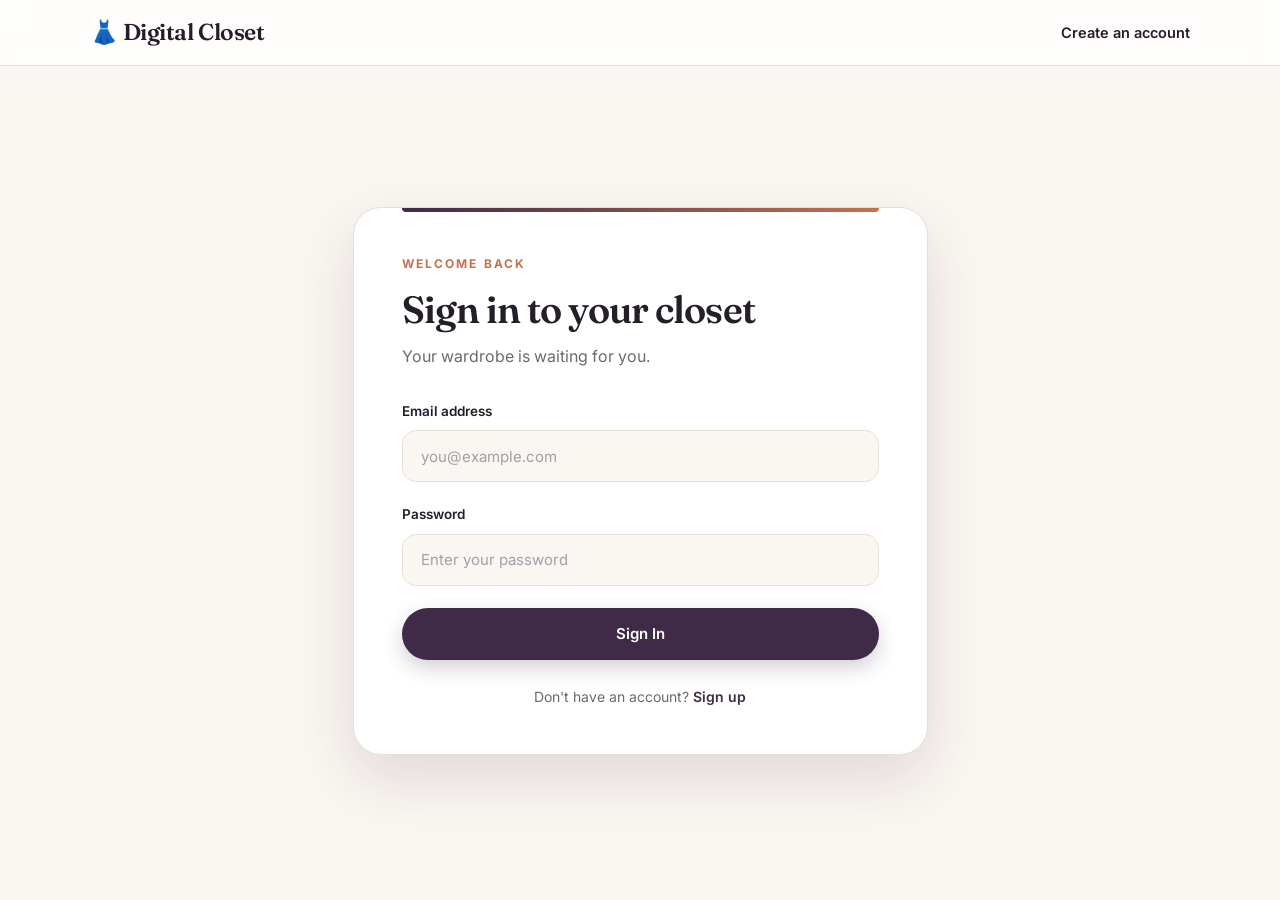
<file: index.html>
<!DOCTYPE html>
<html lang="en">

<head>
    <meta charset="UTF-8">
    <meta name="viewport" content="width=device-width, initial-scale=1.0">

    <title>Digital Closet</title>

    <link rel="stylesheet" href="css/style.css">
</head>

<body>

    <!-- Navigation -->
    <header class="navbar">
        <div class="logo">
            👗 Digital Closet
        </div>

        <nav>
            <a href="#" id="wardrobeLink" class="active">
                Wardrobe
            </a>

            <a href="#" id="favoritesLink">
                Favorites
            </a>
            <a href="index.html?view=archived" id="archivedLink">
                Archived
            </a>
            <a href="outfits.html">
                Outfits
            </a>
            <a href="add-item.html" class="primary-btn">
                + Add Clothing
            </a>
            <span id="currentUserName" class="user-greeting"></span>
            <button
                type="button"
                id="logoutBtn"
                class="logout-btn"
            >
                Logout
            </button>
        </nav>

        <button class="theme-btn" id="themeBtn">
            ☾
        </button>

    </header>


    <main>

        <!-- Hero Section -->
        <section class="hero">

            <div>
                <p class="subtitle">MY DIGITAL WARDROBE</p>

                <h1>
                    Your Style,<br>
                    <span>Organized.</span>
                </h1>

                <p class="hero-text">
                    Keep track of your favorite clothes,
                    organize your wardrobe and create
                    outfits effortlessly.
                </p>

                <button class="primary-btn" id="addItemBtn">
                    + Add Clothing
                </button>
            </div>

        </section>


        <!-- Statistics -->
        <section class="stats">

            <div class="stat-card">
                <div class="stat-icon">👕</div>

                <div>
                    <h2 id="totalItems">0</h2>
                    <p>Total Items</p>
                </div>
            </div>


            <div class="stat-card">
                <div class="stat-icon">✨</div>

                <div>
                    <h2 id="totalOutfits">0</h2>
                    <p>Outfits</p>
                </div>
            </div>


            <div class="stat-card">
                <div class="stat-icon">♡</div>

                <div>
                    <h2 id="totalFavorites">0</h2>
                    <p>Favorites</p>
                </div>
            </div>

        </section>


        <!-- Wardrobe -->
        <section class="wardrobe" id="wardrobeSection">

            <div class="section-heading">

                <div>
                    <p class="subtitle">YOUR COLLECTION</p>
                    <h2>My Wardrobe</h2>
                </div>

                <input
                    type="search"
                    id="searchInput"
                    placeholder="Search clothing..."
                >

            </div>


            <!-- Category filters and sorting -->
            <div class="filter-row">

                <div class="filters">

                    <button
                        class="filter-btn active"
                        data-category="All"
                        type="button"
                    >
                        All
                    </button>

                    <button
                        class="filter-btn"
                        data-category="Tops"
                        type="button"
                    >
                        Tops
                    </button>

                    <button
                        class="filter-btn"
                        data-category="Bottoms"
                        type="button"
                    >
                        Bottoms
                    </button>

                    <button
                        class="filter-btn"
                        data-category="Dresses"
                        type="button"
                    >
                        Dresses
                    </button>

                    <button
                        class="filter-btn"
                        data-category="Shoes"
                        type="button"
                    >
                        Shoes
                    </button>

                    <button
                        class="filter-btn"
                        data-category="Accessories"
                        type="button"
                    >
                        Accessories
                    </button>

                    <button
                        class="filter-btn"
                        data-category="Outerwear"
                        type="button"
                    >
                        Outerwear
                    </button>

                </div>

                <div class="sort-control">

                    <label for="sortSelect">Sort by</label>

                    <select id="sortSelect">

                        <option value="newest">
                            Newest First
                        </option>

                        <option value="oldest">
                            Oldest First
                        </option>

                        <option value="name-asc">
                            Name A → Z
                        </option>

                        <option value="name-desc">
                            Name Z → A
                        </option>

                    </select>

                </div>

            </div>


            <!-- Clothing cards -->
            <div
                id="clothingContainer"
                class="clothing-grid">

                <div class="empty-state">

                    <div class="empty-icon">
                        👗
                    </div>

                    <h3>Your wardrobe is empty</h3>

                    <p>
                        Add your first clothing item
                        to get started.
                    </p>

                    <button class="primary-btn">
                        + Add Clothing
                    </button>

                </div>

            </div>

        </section>

    </main>


    <!-- Footer -->
    <footer>

        <p>
            © 2026 Digital Closet
        </p>

    </footer>

    <script src="js/auth.js"></script>
    <script src="js/storage.js"></script>
    <script src="js/app.js"></script>

</body>

</html>
</file>
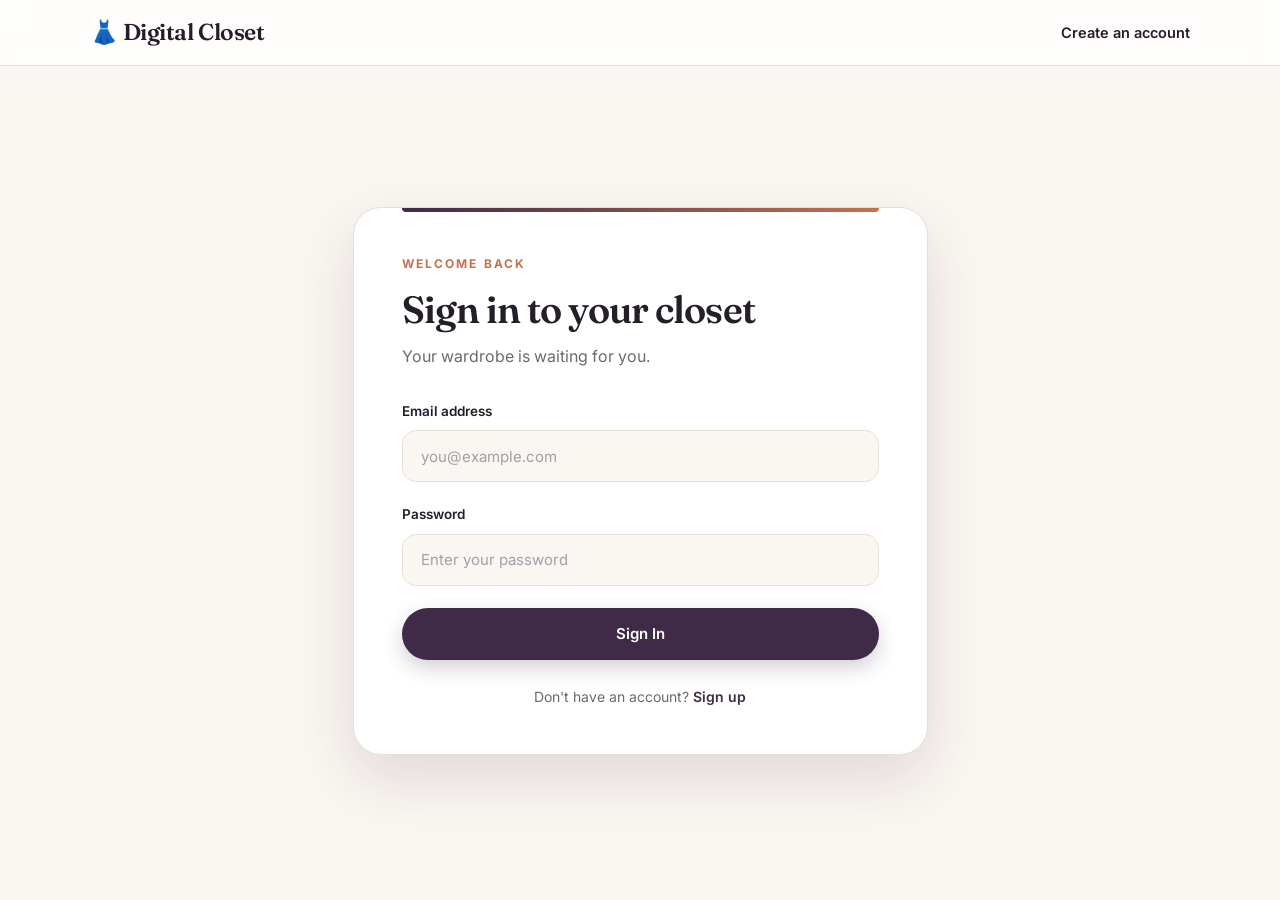
<file: add-item.html>
<!DOCTYPE html>
<html lang="en">

<head>

    <meta charset="UTF-8">

    <meta
        name="viewport"
        content="width=device-width, initial-scale=1.0"
    >

    <title>Add Clothing | Digital Closet</title>

    <link
        rel="stylesheet"
        href="css/style.css"
    >

</head>


<body>

    <!-- Navigation -->

    <header class="navbar">

        <a href="index.html" class="logo">
            👗 Digital Closet
        </a>

        <nav>
            <a href="index.html?view=wardrobe">
                Wardrobe
            </a>

            <a href="index.html?view=favorites">
                Favorites
            </a>

            <a href="outfits.html">
                Outfits
            </a>

            <span id="currentUserName" class="user-greeting"></span>

            <button
                type="button"
                id="logoutBtn"
                class="logout-btn"
            >
                Logout
            </button>
        </nav>

        <button
            class="theme-btn"
            id="themeBtn"
            type="button"
        >
            ☾
        </button>

    </header>


    <main>

        <!-- Page heading -->

        <section class="form-header">

            <a
                href="index.html"
                class="back-link"
            >
                ← Back to Wardrobe
            </a>

            <p class="subtitle">
                ADD TO YOUR COLLECTION
            </p>

            <h1 id="formTitle">
                Add Clothing
            </h1>

            <p id="formDescription">
                Add a new item to your digital wardrobe.
            </p>

        </section>


        <!-- Form -->

        <section class="form-layout">


            <!-- Image preview -->

            <div class="image-panel">

                <div class="image-preview">

                    <div
                        id="imagePreview"
                        class="preview-placeholder"
                    >

                        <span>
                            👕
                        </span>

                        <p>
                            Clothing Preview
                        </p>

                    </div>

                </div>


                <label
                    for="clothingImage"
                    class="upload-label"
                >
                    + Add Image
                </label>

                <input
                    type="file"
                    id="clothingImage"
                    accept="image/*"
                    hidden
                >


                <p class="image-note">
                    Optional. JPG, PNG or WebP.
                </p>

            </div>


            <!-- Details form -->

            <div class="form-card">

                <form id="clothingForm">


                    <!-- Name -->

                    <div class="form-group">

                        <label for="clothingName">
                            Clothing Name
                        </label>

                        <input
                            type="text"
                            id="clothingName"
                            name="clothingName"
                            placeholder="e.g. White Oversized T-Shirt"
                            required
                        >

                        <small class="error-message"></small>

                    </div>


                    <!-- Category -->

                    <div class="form-group">

                        <label for="category">
                            Category
                        </label>

                        <select
                            id="category"
                            name="category"
                            required
                        >

                            <option value="">
                                Select category
                            </option>

                            <option value="Tops">
                                Tops
                            </option>

                            <option value="Bottoms">
                                Bottoms
                            </option>

                            <option value="Dresses">
                                Dresses
                            </option>

                            <option value="Shoes">
                                Shoes
                            </option>

                            <option value="Accessories">
                                Accessories
                            </option>

                            <option value="Outerwear">
                                Outerwear
                            </option>

                        </select>

                    </div>


                    <!-- Color -->

                    <div class="form-group">

                        <label for="color">
                            Color
                        </label>

                        <input
                            type="text"
                            id="color"
                            name="color"
                            placeholder="e.g. White"
                            required
                        >

                    </div>


                    <!-- Season -->

                    <div class="form-group">

                        <label for="season">
                            Season
                        </label>

                        <select
                            id="season"
                            name="season"
                            required
                        >

                            <option value="">
                                Select season
                            </option>

                            <option value="Spring">
                                Spring
                            </option>

                            <option value="Summer">
                                Summer
                            </option>

                            <option value="Autumn">
                                Autumn
                            </option>

                            <option value="Winter">
                                Winter
                            </option>

                            <option value="All Season">
                                All Season
                            </option>

                        </select>

                    </div>


                    <!-- Occasion -->

                    <div class="form-group">

                        <label for="occasion">
                            Occasion
                        </label>

                        <select
                            id="occasion"
                            name="occasion"
                            required
                        >

                            <option value="">
                                Select occasion
                            </option>

                            <option value="Casual">
                                Casual
                            </option>

                            <option value="Formal">
                                Formal
                            </option>

                            <option value="Party">
                                Party
                            </option>

                            <option value="College">
                                College
                            </option>

                            <option value="Sports">
                                Sports
                            </option>

                        </select>

                    </div>


                    <!-- Size -->

                    <div class="form-group">

                        <label for="size">
                            Size
                        </label>

                        <select
                            id="size"
                            name="size"
                            required
                        >

                            <option value="">
                                Select size
                            </option>

                            <option value="XS">
                                XS
                            </option>

                            <option value="S">
                                S
                            </option>

                            <option value="M">
                                M
                            </option>

                            <option value="L">
                                L
                            </option>

                            <option value="XL">
                                XL
                            </option>

                            <option value="XXL">
                                XXL
                            </option>

                        </select>

                    </div>


                    <!-- Favorite -->

                    <label class="favorite-option">

                        <input
                            type="checkbox"
                            id="favorite"
                        >

                        <span>
                            ♡
                        </span>

                        Add to favorites

                    </label>


                    <!-- Form actions -->

                    <div class="form-actions">

                        <a
                            href="index.html"
                            class="secondary-btn"
                        >
                            Cancel
                        </a>

                        <button
                            type="submit"
                            class="primary-btn"
                            id="submitBtn"
                        >
                            Save Clothing
                        </button>

                    </div>

                </form>

            </div>

        </section>

    </main>


    <footer>

        <p>
            © 2026 Digital Closet
        </p>

    </footer>

    <script src="js/auth.js"></script>
    <script src="js/storage.js"></script>
    <script src="js/form.js"></script>

</body>

</html>
</file>
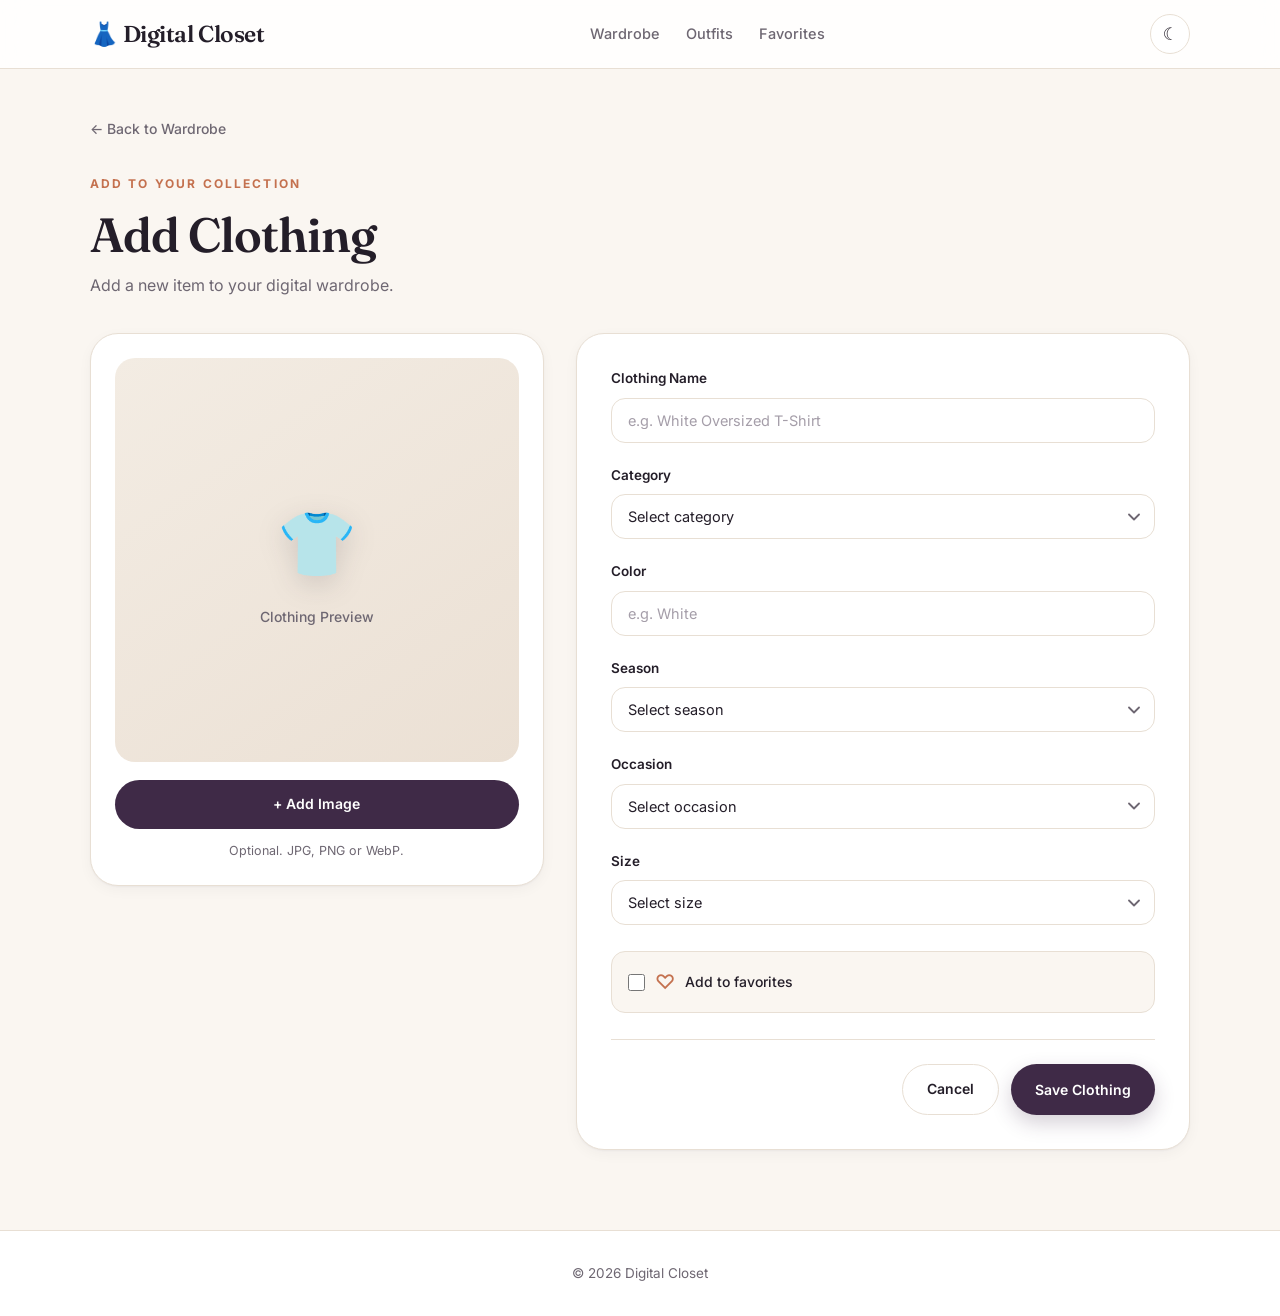
<file: add_item.html>
<!DOCTYPE html>
<html lang="en">

<head>

    <meta charset="UTF-8">

    <meta
        name="viewport"
        content="width=device-width, initial-scale=1.0"
    >

    <title>Add Clothing | Digital Closet</title>

    <link
        rel="stylesheet"
        href="css/style.css"
    >

</head>


<body>

    <!-- Navigation -->

    <header class="navbar">

        <a href="index.html" class="logo">
            👗 Digital Closet
        </a>


        <nav>

            <a href="index.html">
                Wardrobe
            </a>

            <a href="#">
                Outfits
            </a>

            <a href="#">
                Favorites
            </a>

        </nav>


        <button
            class="theme-btn"
            id="themeBtn"
            type="button"
        >
            ☾
        </button>

    </header>


    <main>

        <!-- Page heading -->

        <section class="form-header">

            <a
                href="index.html"
                class="back-link"
            >
                ← Back to Wardrobe
            </a>

            <p class="subtitle">
                ADD TO YOUR COLLECTION
            </p>

            <h1>
                Add Clothing
            </h1>

            <p>
                Add a new item to your digital wardrobe.
            </p>

        </section>


        <!-- Form -->

        <section class="form-layout">


            <!-- Image preview -->

            <div class="image-panel">

                <div class="image-preview">

                    <div
                        id="imagePreview"
                        class="preview-placeholder"
                    >

                        <span>
                            👕
                        </span>

                        <p>
                            Clothing Preview
                        </p>

                    </div>

                </div>


                <label
                    for="clothingImage"
                    class="upload-label"
                >
                    + Add Image
                </label>

                <input
                    type="file"
                    id="clothingImage"
                    accept="image/*"
                    hidden
                >


                <p class="image-note">
                    Optional. JPG, PNG or WebP.
                </p>

            </div>


            <!-- Details form -->

            <div class="form-card">

                <form id="clothingForm">


                    <!-- Name -->

                    <div class="form-group">

                        <label for="clothingName">
                            Clothing Name
                        </label>

                        <input
                            type="text"
                            id="clothingName"
                            name="clothingName"
                            placeholder="e.g. White Oversized T-Shirt"
                            required
                        >

                        <small class="error-message"></small>

                    </div>


                    <!-- Category -->

                    <div class="form-group">

                        <label for="category">
                            Category
                        </label>

                        <select
                            id="category"
                            name="category"
                            required
                        >

                            <option value="">
                                Select category
                            </option>

                            <option value="Tops">
                                Tops
                            </option>

                            <option value="Bottoms">
                                Bottoms
                            </option>

                            <option value="Dresses">
                                Dresses
                            </option>

                            <option value="Shoes">
                                Shoes
                            </option>

                            <option value="Accessories">
                                Accessories
                            </option>

                            <option value="Outerwear">
                                Outerwear
                            </option>

                        </select>

                    </div>


                    <!-- Color -->

                    <div class="form-group">

                        <label for="color">
                            Color
                        </label>

                        <input
                            type="text"
                            id="color"
                            name="color"
                            placeholder="e.g. White"
                            required
                        >

                    </div>


                    <!-- Season -->

                    <div class="form-group">

                        <label for="season">
                            Season
                        </label>

                        <select
                            id="season"
                            name="season"
                            required
                        >

                            <option value="">
                                Select season
                            </option>

                            <option value="Spring">
                                Spring
                            </option>

                            <option value="Summer">
                                Summer
                            </option>

                            <option value="Autumn">
                                Autumn
                            </option>

                            <option value="Winter">
                                Winter
                            </option>

                            <option value="All Season">
                                All Season
                            </option>

                        </select>

                    </div>


                    <!-- Occasion -->

                    <div class="form-group">

                        <label for="occasion">
                            Occasion
                        </label>

                        <select
                            id="occasion"
                            name="occasion"
                            required
                        >

                            <option value="">
                                Select occasion
                            </option>

                            <option value="Casual">
                                Casual
                            </option>

                            <option value="Formal">
                                Formal
                            </option>

                            <option value="Party">
                                Party
                            </option>

                            <option value="College">
                                College
                            </option>

                            <option value="Sports">
                                Sports
                            </option>

                        </select>

                    </div>


                    <!-- Size -->

                    <div class="form-group">

                        <label for="size">
                            Size
                        </label>

                        <select
                            id="size"
                            name="size"
                            required
                        >

                            <option value="">
                                Select size
                            </option>

                            <option value="XS">
                                XS
                            </option>

                            <option value="S">
                                S
                            </option>

                            <option value="M">
                                M
                            </option>

                            <option value="L">
                                L
                            </option>

                            <option value="XL">
                                XL
                            </option>

                            <option value="XXL">
                                XXL
                            </option>

                        </select>

                    </div>


                    <!-- Favorite -->

                    <label class="favorite-option">

                        <input
                            type="checkbox"
                            id="favorite"
                        >

                        <span>
                            ♡
                        </span>

                        Add to favorites

                    </label>


                    <!-- Form actions -->

                    <div class="form-actions">

                        <a
                            href="index.html"
                            class="secondary-btn"
                        >
                            Cancel
                        </a>

                        <button
                            type="submit"
                            class="primary-btn"
                        >
                            Save Clothing
                        </button>

                    </div>

                </form>

            </div>

        </section>

    </main>


    <footer>

        <p>
            © 2026 Digital Closet
        </p>

    </footer>


    <script src="js/app.js"></script>

</body>

</html>
</file>
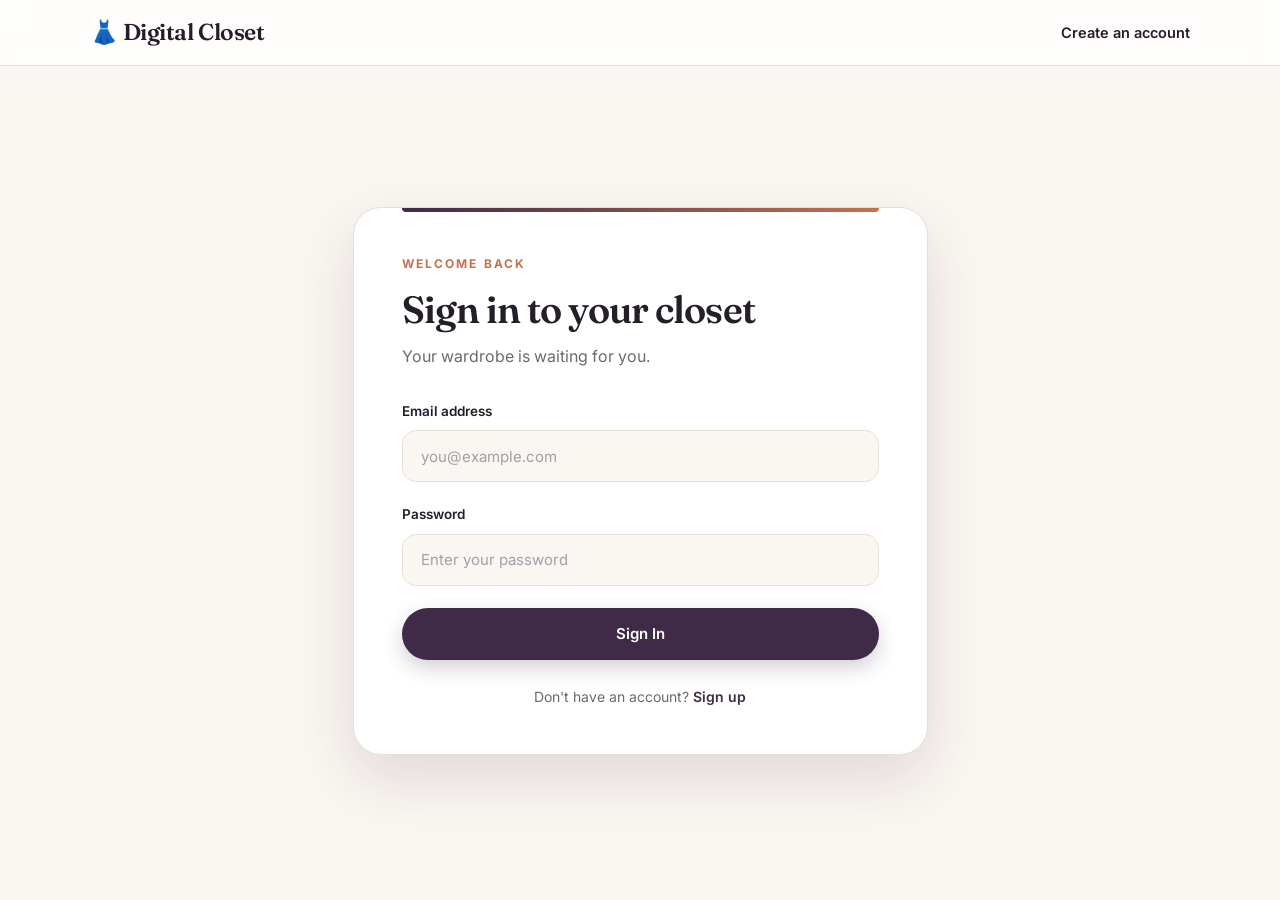
<file: login.html>
<!DOCTYPE html>
<html lang="en">

<head>
    <meta charset="UTF-8">
    <meta name="viewport" content="width=device-width, initial-scale=1.0">

    <title>Login | Digital Closet</title>

    <link rel="stylesheet" href="css/style.css">
</head>

<body>

    <header class="navbar">
        <div class="logo">
            👗 Digital Closet
        </div>

        <a href="signup.html">Create an account</a>
    </header>

    <main class="auth-page">

        <section class="auth-card">

            <p class="subtitle">WELCOME BACK</p>

            <h1>Sign in to your closet</h1>

            <p class="auth-description">
                Your wardrobe is waiting for you.
            </p>

            <form id="loginForm">

                <div class="auth-form-group">
                    <label for="loginEmail">Email address</label>

                    <input
                        type="email"
                        id="loginEmail"
                        name="email"
                        placeholder="you@example.com"
                        autocomplete="email"
                        required
                    >
                </div>

                <div class="auth-form-group">
                    <label for="loginPassword">Password</label>

                    <input
                        type="password"
                        id="loginPassword"
                        name="password"
                        placeholder="Enter your password"
                        autocomplete="current-password"
                        required
                    >
                </div>

                <p
                    id="loginMessage"
                    class="auth-message"
                    role="status"
                    aria-live="polite"
                ></p>

                <button
                    type="submit"
                    class="primary-btn auth-submit"
                >
                    Sign In
                </button>

            </form>

            <p class="auth-switch">
                Don't have an account?
                <a href="signup.html">Sign up</a>
            </p>

        </section>

    </main>

    <script src="js/auth.js"></script>

</body>

</html>
</file>
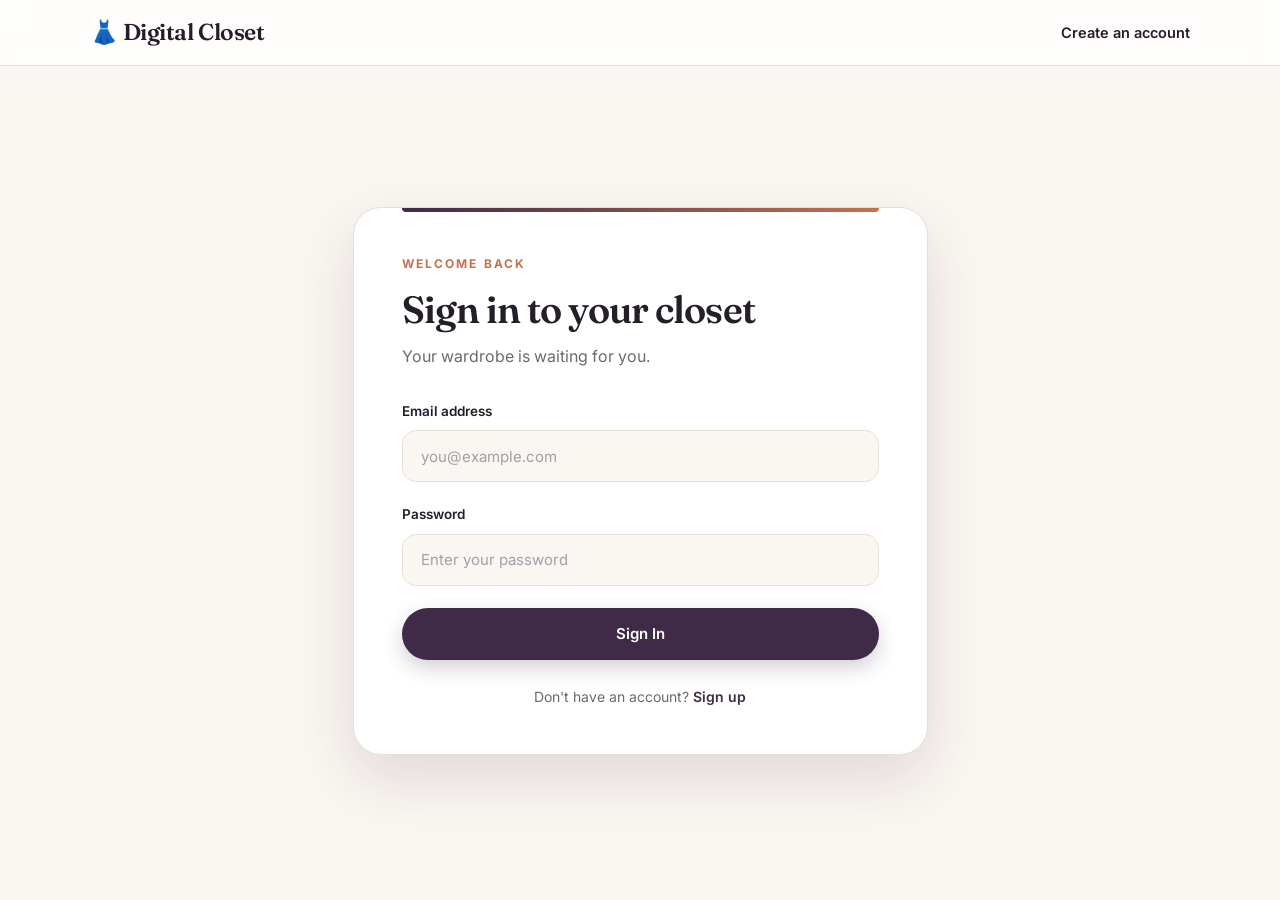
<file: outfits.html>
<!DOCTYPE html>
<html lang="en">

<head>

    <meta charset="UTF-8">

    <meta
        name="viewport"
        content="width=device-width, initial-scale=1.0"
    >

    <title>Outfits | Digital Closet</title>

    <link rel="stylesheet" href="css/style.css">

</head>


<body>

    <!-- Navigation -->
    <header class="navbar">

        <div class="logo">
            👗 Digital Closet
        </div>

        <nav>

            <a href="index.html?view=wardrobe">
                Wardrobe
            </a>

            <a href="index.html?view=favorites">
                Favorites
            </a>

            <a href="outfits.html" class="active">
                Outfits
            </a>

            <a href="add-item.html" class="primary-btn">
                + Add Clothing
            </a>

            <span id="currentUserName" class="user-greeting"></span>

            <button
                type="button"
                id="logoutBtn"
                class="logout-btn"
            >
                Logout
            </button>

        </nav>

        <button
            class="theme-btn"
            id="themeBtn"
            type="button"
        >
            ☾
        </button>

    </header>


    <!-- Main content -->
    <main>

        <section class="outfits-section">

            <div class="section-heading">

                <div>

                    <p class="subtitle">
                        YOUR OUTFITS
                    </p>

                    <h1>
                        My Outfits
                    </h1>

                    <p>
                        Create and organize your favorite
                        clothing combinations.
                    </p>

                </div>

                <button
                    class="primary-btn"
                    id="createOutfitBtn"
                    type="button"
                >
                    + Create Outfit
                </button>

            </div>


            <!-- Outfits will appear here -->
            <div id="outfitsContainer" class="outfits-grid">

                <div class="empty-state">

                    <div class="empty-icon">
                        👗
                    </div>

                    <h3>
                        No outfits yet
                    </h3>

                    <p>
                        Create your first outfit
                        using your wardrobe.
                    </p>

                    <button
                        class="primary-btn"
                        id="emptyCreateOutfitBtn"
                        type="button"
                    >
                        + Create Outfit
                    </button>

                </div>

            </div>


            <!-- Create Outfit Form -->

            <section
                class="outfit-builder"
                id="outfitBuilder"
                hidden
            >

                <div class="outfit-builder-header">

                    <div>
                        <p class="subtitle">
                            NEW OUTFIT
                        </p>

                        <h2>
                            Create an Outfit
                        </h2>

                        <p>
                            Choose clothing items from your wardrobe.
                        </p>
                    </div>

                </div>


                <div class="form-group">

                    <label for="outfitName">
                        Outfit Name
                    </label>

                    <input
                        type="text"
                        id="outfitName"
                        placeholder="e.g. College Casual"
                    >

                </div>
  
                <div class="form-group outfit-cover-group">
                    <label for="outfitCoverImage">
                        Outfit Cover Photo <span>(Optional)</span>
                    </label>

                    <p class="cover-help">
                        Upload a photo of your complete look, or leave this empty
                        to use your selected clothing photos.
                    </p>

                    <label for="outfitCoverImage" class="cover-upload-area">
                        <span class="cover-upload-icon">📷</span>
                        <span>Choose a cover photo</span>
                        <span class="cover-upload-hint">JPG, PNG or WebP · Max 5 MB</span>
                    </label>

                    <input
                        type="file"
                        id="outfitCoverImage"
                        accept="image/jpeg,image/png,image/webp"
                    >

                    <div id="coverPreviewContainer" class="cover-preview-container" hidden>
                        <img id="coverPreview" src="" alt="Outfit cover preview">

                        <button type="button" id="removeCoverImageBtn" class="remove-cover-btn">
                            Remove photo
                        </button>
                    </div>
                </div>


                <div class="outfit-items-section">

                    <h3>
                        Select Clothing
                    </h3>

                    <div
                        id="outfitItemsContainer"
                        class="outfit-selection-grid"
                    >
                    </div>

                </div>


                <div class="form-actions">

                    <button
                        type="button"
                        class="secondary-btn"
                        id="cancelOutfitBtn"
                    >
                        Cancel
                    </button>

                    <button
                        type="button"
                        class="primary-btn"
                        id="saveOutfitBtn"
                    >
                        Save Outfit
                    </button>

                </div>

            </section>

    </main>

    <!-- Outfit Details Modal -->

    <div
        class="outfit-modal"
        id="outfitModal"
        hidden
    >

        <div class="outfit-modal-content">

            <button
                class="outfit-modal-close"
                id="closeOutfitModal"
                type="button"
            >
                ×
            </button>

            <p class="subtitle">
                OUTFIT DETAILS
            </p>

            <h2 id="modalOutfitName">
                Outfit Name
            </h2>

            <div
                id="modalOutfitItems"
                class="modal-outfit-items"
            >
            </div>

        </div>

    </div>

    <footer class="footer">

        <p>
            © 2026 Digital Closet
        </p>

    </footer>

    <script src="js/auth.js"></script>
    <script src="js/storage.js"></script>
    <script src="js/outfits.js"></script>

</body>

</html>
</file>
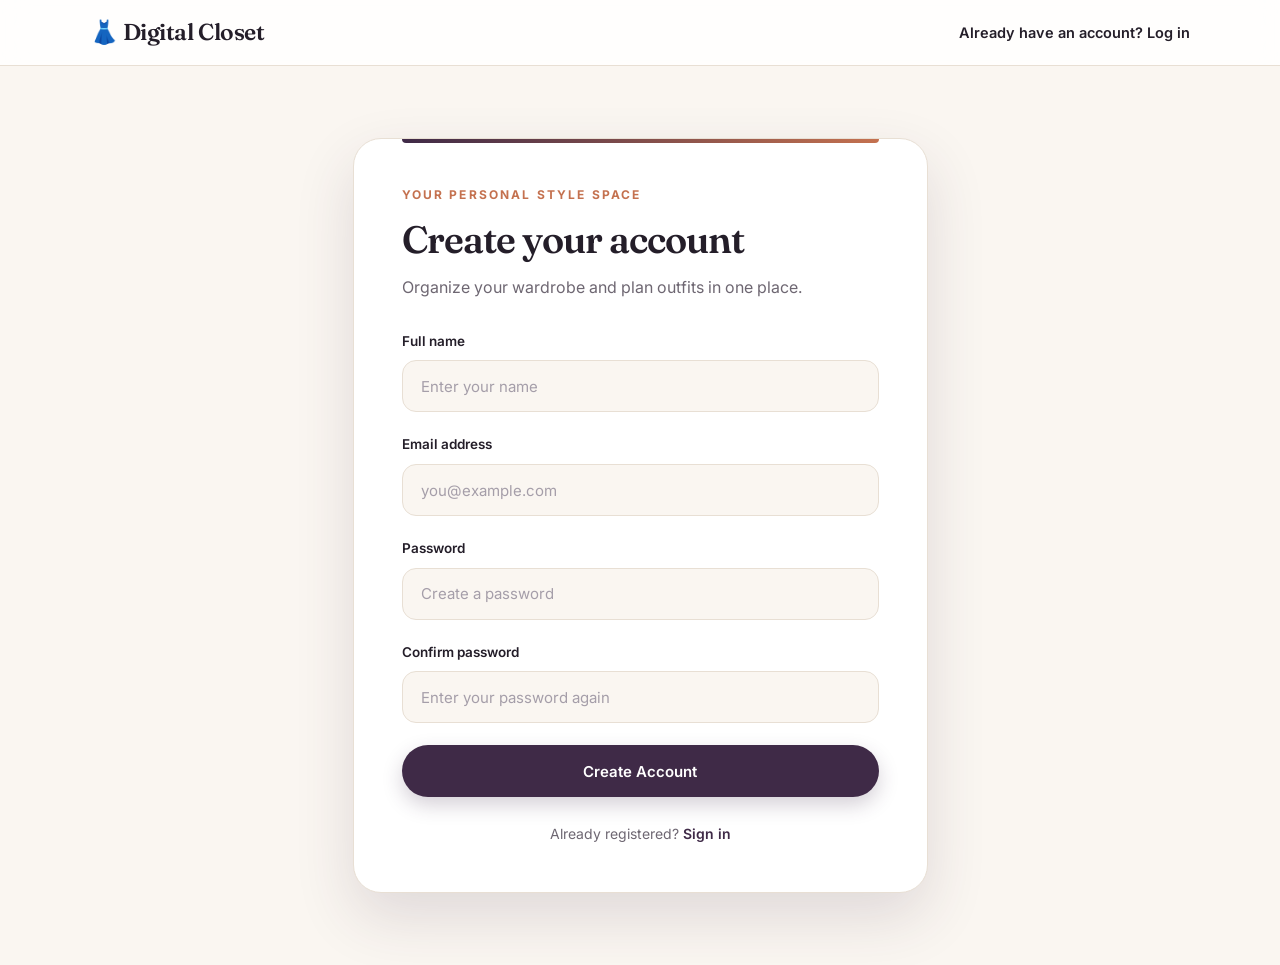
<file: signup.html>
<!DOCTYPE html>
<html lang="en">

<head>
    <meta charset="UTF-8">
    <meta name="viewport" content="width=device-width, initial-scale=1.0">

    <title>Create Account | Digital Closet</title>

    <link rel="stylesheet" href="css/style.css">
</head>

<body>

    <header class="navbar">
        <div class="logo">
            👗 Digital Closet
        </div>

        <a href="login.html">Already have an account? Log in</a>
    </header>

    <main class="auth-page">

        <section class="auth-card">

            <p class="subtitle">YOUR PERSONAL STYLE SPACE</p>

            <h1>Create your account</h1>

            <p class="auth-description">
                Organize your wardrobe and plan outfits
                in one place.
            </p>

            <form id="signupForm">

                <div class="auth-form-group">
                    <label for="signupName">Full name</label>
                    <input
                        type="text"
                        id="signupName"
                        name="name"
                        placeholder="Enter your name"
                        autocomplete="name"
                        required
                    >
                </div>

                <div class="auth-form-group">
                    <label for="signupEmail">Email address</label>
                    <input
                        type="email"
                        id="signupEmail"
                        name="email"
                        placeholder="you@example.com"
                        autocomplete="email"
                        required
                    >
                </div>

                <div class="auth-form-group">
                    <label for="signupPassword">Password</label>
                    <input
                        type="password"
                        id="signupPassword"
                        name="password"
                        placeholder="Create a password"
                        autocomplete="new-password"
                        minlength="8"
                        required
                    >
                </div>

                <div class="auth-form-group">
                    <label for="confirmPassword">
                        Confirm password
                    </label>
                    <input
                        type="password"
                        id="confirmPassword"
                        name="confirmPassword"
                        placeholder="Enter your password again"
                        autocomplete="new-password"
                        minlength="8"
                        required
                    >
                </div>

                <p
                    id="signupMessage"
                    class="auth-message"
                    role="status"
                    aria-live="polite"
                ></p>

                <button
                    type="submit"
                    class="primary-btn auth-submit"
                >
                    Create Account
                </button>

            </form>

            <p class="auth-switch">
                Already registered?
                <a href="login.html">Sign in</a>
            </p>

        </section>

    </main>

    <script src="js/auth.js"></script>

</body>

</html>
</file>
<file: css/style.css>
@import url("https://fonts.googleapis.com/css2?family=Fraunces:ital,opsz,wght@0,9..144,500;0,9..144,600;1,9..144,500&family=Inter:wght@400;500;600;700&display=swap");

/* =====================================================
   DIGITAL CLOSET — "Atelier" theme
   Visual restyle only. All selectors used by the HTML
   and JavaScript are kept; no behaviour is changed.
===================================================== */


/* =========================
   RESET
========================= */

*,
*::before,
*::after {
    margin: 0;
    padding: 0;
    box-sizing: border-box;
}

html {
    scroll-behavior: smooth;
}


/* =========================
   VARIABLES
========================= */

:root {
    --background: #faf6f1;
    --background-deep: #f3ece3;
    --surface: #ffffff;
    --text: #241e29;
    --muted: #6e6772;
    --border: #e8dfd4;

    --accent: #3f2a47;
    --accent-hover: #2d1d34;
    --accent-soft: #f2e8ef;
    --highlight: #c4714f;

    --danger: #b42318;
    --danger-soft: #fdecea;

    --font-body: "Inter", system-ui, -apple-system, "Segoe UI", Roboto, Arial, sans-serif;
    --font-display: "Fraunces", Georgia, "Times New Roman", serif;

    --radius-sm: 10px;
    --radius-md: 14px;
    --radius-lg: 20px;
    --radius-xl: 28px;

    --shadow-sm: 0 1px 2px rgba(36, 30, 41, 0.04), 0 4px 14px rgba(36, 30, 41, 0.04);
    --shadow-md: 0 14px 34px rgba(36, 30, 41, 0.10);
    --shadow-lg: 0 24px 60px rgba(63, 42, 71, 0.14);

    --ease: cubic-bezier(0.22, 0.61, 0.36, 1);
}


/* =========================
   GENERAL
========================= */

body {
    font-family: var(--font-body);
    font-size: 15px;
    line-height: 1.6;

    background: var(--background);
    color: var(--text);

    min-height: 100vh;

    -webkit-font-smoothing: antialiased;
    -moz-osx-font-smoothing: grayscale;
}

::selection {
    background: var(--accent);
    color: #fff;
}

h1,
h2 {
    font-family: var(--font-display);
    font-weight: 600;
    letter-spacing: -0.02em;
    line-height: 1.12;
}

button,
input,
select {
    font-family: inherit;
}

button {
    cursor: pointer;
}

img {
    max-width: 100%;
}

[hidden] {
    display: none !important;
}

:focus-visible {
    outline: 2px solid var(--highlight);
    outline-offset: 2px;
}


/* =========================
   NAVBAR
========================= */

.navbar {
    position: sticky;
    top: 0;
    z-index: 50;

    width: 100%;

    display: flex;
    align-items: center;
    justify-content: space-between;
    gap: 24px;

    padding: 14px 7%;

    background: rgba(255, 255, 255, 0.85);
    -webkit-backdrop-filter: blur(14px);
    backdrop-filter: blur(14px);

    border-bottom: 1px solid var(--border);
}

.logo {
    font-family: var(--font-display);
    font-size: 23px;
    font-weight: 600;
    letter-spacing: -0.02em;
    white-space: nowrap;

    color: var(--text);
    text-decoration: none;
}

.navbar nav {
    display: flex;
    align-items: center;
    flex-wrap: wrap;
    gap: 6px 26px;
}

.navbar nav a {
    position: relative;

    padding: 6px 0;

    text-decoration: none;
    color: var(--muted);

    font-size: 14.5px;
    font-weight: 500;

    transition: color 0.2s var(--ease);
}

.navbar nav a::after {
    content: "";

    position: absolute;
    left: 0;
    right: 0;
    bottom: 0;

    height: 2px;
    border-radius: 2px;

    background: var(--highlight);

    transform: scaleX(0);
    transform-origin: left;

    transition: transform 0.25s var(--ease);
}

.navbar nav a:hover,
.navbar nav a.active {
    color: var(--text);
}

.navbar nav a:hover::after,
.navbar nav a.active::after {
    transform: scaleX(1);
}

/* the "+ Add Clothing" link inside the nav is a button */
.navbar nav a.primary-btn {
    padding: 10px 18px;
    color: #fff;
}

.navbar nav a.primary-btn::after {
    display: none;
}

.navbar > a {
    color: var(--text);
    font-weight: 600;
    font-size: 14.5px;
    text-decoration: none;
}

.navbar > a:hover {
    text-decoration: underline;
    text-underline-offset: 5px;
    text-decoration-color: var(--highlight);
}

.navbar > a.logo {
    font-size: 23px;
}

.navbar > a.logo:hover {
    text-decoration: none;
}

.theme-btn {
    flex-shrink: 0;

    width: 40px;
    height: 40px;

    display: inline-flex;
    align-items: center;
    justify-content: center;

    border: 1px solid var(--border);
    border-radius: 50%;

    background: var(--surface);
    color: var(--text);

    font-size: 17px;

    transition: background 0.2s var(--ease), transform 0.2s var(--ease);
}

.theme-btn:hover {
    background: var(--accent-soft);
    transform: rotate(-12deg);
}

.user-greeting {
    padding: 6px 13px;

    border-radius: 999px;

    background: var(--accent-soft);
    color: var(--accent);

    font-size: 13px;
    font-weight: 600;
    white-space: nowrap;
}

.user-greeting:empty {
    display: none;
}

.logout-btn {
    padding: 8px 16px;

    border: 1px solid var(--border);
    border-radius: 999px;

    background: var(--surface);
    color: var(--text);

    font-size: 13.5px;
    font-weight: 500;

    transition: background 0.2s var(--ease), border-color 0.2s var(--ease);
}

.logout-btn:hover {
    background: var(--background-deep);
    border-color: #d8ccbd;
}


/* =========================
   MAIN
========================= */

main {
    width: 86%;
    max-width: 1200px;

    margin: auto;
}


/* =========================
   BUTTONS
========================= */

.primary-btn {
    display: inline-flex;
    align-items: center;
    justify-content: center;
    gap: 6px;

    border: none;

    background: var(--accent);
    color: #fff;

    padding: 13px 24px;

    border-radius: 999px;

    font-size: 14px;
    font-weight: 600;
    text-decoration: none;

    box-shadow: 0 8px 20px rgba(63, 42, 71, 0.22);

    transition: transform 0.2s var(--ease), background 0.2s var(--ease), box-shadow 0.2s var(--ease);
}

.primary-btn:hover {
    background: var(--accent-hover);
    transform: translateY(-2px);
    box-shadow: 0 12px 26px rgba(63, 42, 71, 0.28);
}

.primary-btn:active {
    transform: translateY(0);
}

.secondary-btn {
    display: inline-flex;
    align-items: center;
    justify-content: center;

    text-decoration: none;

    color: var(--text);
    background: var(--surface);

    border: 1px solid var(--border);

    padding: 13px 24px;

    border-radius: 999px;

    font-size: 14px;
    font-weight: 600;

    cursor: pointer;

    transition: background 0.2s var(--ease), border-color 0.2s var(--ease);
}

.secondary-btn:hover {
    background: var(--background-deep);
    border-color: #d8ccbd;
}


/* =========================
   HERO
========================= */

.hero {
    position: relative;
    overflow: hidden;

    margin: 36px 0 28px;
    padding: 76px 56px;

    border: 1px solid var(--border);
    border-radius: var(--radius-xl);

    background: linear-gradient(135deg, #f3e6ee 0%, #f8ece3 55%, #fbf3e8 100%);
}

.hero::before,
.hero::after {
    content: "";
    position: absolute;
    border-radius: 50%;
    pointer-events: none;
}

.hero::before {
    top: -110px;
    right: -90px;
    width: 400px;
    height: 400px;

    background: radial-gradient(circle, rgba(196, 113, 79, 0.30), transparent 68%);
}

.hero::after {
    right: 14%;
    bottom: -150px;
    width: 340px;
    height: 340px;

    background: radial-gradient(circle, rgba(63, 42, 71, 0.18), transparent 70%);
}

.hero > div {
    position: relative;
    z-index: 1;
}

.subtitle {
    color: var(--highlight);

    font-size: 12px;
    font-weight: 700;

    letter-spacing: 0.18em;

    margin-bottom: 14px;
}

.hero h1 {
    font-size: clamp(40px, 6vw, 66px);
    line-height: 1.04;
    letter-spacing: -0.03em;

    margin-bottom: 22px;
}

.hero h1 span {
    font-style: italic;
    font-weight: 500;
    color: var(--highlight);
}

.hero-text {
    max-width: 480px;

    color: var(--muted);

    font-size: 16.5px;
    line-height: 1.75;

    margin-bottom: 32px;
}


/* =========================
   STATISTICS
========================= */

.stats {
    display: grid;

    grid-template-columns: repeat(3, 1fr);

    gap: 20px;
}

.stat-card {
    display: flex;
    align-items: center;

    gap: 18px;

    background: var(--surface);

    padding: 24px;

    border: 1px solid var(--border);

    border-radius: var(--radius-lg);

    box-shadow: var(--shadow-sm);

    transition: transform 0.25s var(--ease), box-shadow 0.25s var(--ease);
}

.stat-card:hover {
    transform: translateY(-3px);
    box-shadow: var(--shadow-md);
}

.stat-icon {
    flex-shrink: 0;

    width: 54px;
    height: 54px;

    display: flex;
    align-items: center;
    justify-content: center;

    background: var(--accent-soft);

    border-radius: var(--radius-md);

    font-size: 23px;
}

.stat-card h2 {
    font-size: 30px;
    line-height: 1;

    margin-bottom: 6px;
}

.stat-card p {
    color: var(--muted);

    font-size: 13.5px;
    font-weight: 500;
}


/* =========================
   WARDROBE
========================= */

.wardrobe {
    margin-top: 72px;
    margin-bottom: 72px;
}

.section-heading {
    display: flex;

    justify-content: space-between;
    align-items: flex-end;
    gap: 20px;

    margin-bottom: 28px;
}

.section-heading h1 {
    font-size: 42px;
    margin-bottom: 8px;
}

.section-heading h2 {
    font-size: 34px;
}

.section-heading p:not(.subtitle) {
    color: var(--muted);
}

#searchInput {
    width: 290px;

    padding: 13px 20px;

    border: 1px solid var(--border);

    border-radius: 999px;

    background: var(--surface);
    color: var(--text);

    font-size: 14px;

    outline: none;

    transition: border-color 0.2s var(--ease), box-shadow 0.2s var(--ease);
}

#searchInput::placeholder {
    color: #a59ea9;
}

#searchInput:focus {
    border-color: var(--accent);
    box-shadow: 0 0 0 4px rgba(63, 42, 71, 0.08);
}


/* =========================
   FILTERS & SORT
========================= */

.filter-row {
    display: flex;
    align-items: center;
    justify-content: space-between;
    gap: 20px;

    margin-bottom: 32px;
}

.filters {
    display: flex;
    flex-wrap: wrap;

    gap: 10px;
}

.filter-btn {
    background: var(--surface);
    color: var(--muted);

    border: 1px solid var(--border);

    padding: 9px 18px;

    border-radius: 999px;

    font-size: 13.5px;
    font-weight: 500;

    transition: all 0.2s var(--ease);
}

.filter-btn:hover {
    color: var(--text);
    border-color: #cdbfae;
}

.filter-btn.active,
.filter-btn.active:hover {
    background: var(--accent);
    color: #fff;

    border-color: var(--accent);
}

.sort-control {
    display: flex;
    align-items: center;
    gap: 10px;
}

.sort-control label {
    font-size: 13.5px;
    font-weight: 500;
    color: var(--muted);
    white-space: nowrap;
}

select,
.sort-control select,
.form-group select {
    appearance: none;
    -webkit-appearance: none;

    background-image: url("data:image/svg+xml,%3Csvg xmlns='http://www.w3.org/2000/svg' width='12' height='8' viewBox='0 0 12 8'%3E%3Cpath d='M1 1.5l5 5 5-5' fill='none' stroke='%236e6772' stroke-width='1.8' stroke-linecap='round' stroke-linejoin='round'/%3E%3C/svg%3E");
    background-repeat: no-repeat;
    background-position: right 14px center;
    background-size: 12px;
}

.sort-control select {
    padding: 10px 38px 10px 16px;

    border: 1px solid var(--border);
    border-radius: 999px;

    background-color: var(--surface);
    color: var(--text);

    font-size: 13.5px;
    font-weight: 500;

    cursor: pointer;
    outline: none;

    transition: border-color 0.2s var(--ease), box-shadow 0.2s var(--ease);
}

.sort-control select:focus {
    border-color: var(--accent);
    box-shadow: 0 0 0 4px rgba(63, 42, 71, 0.08);
}


/* =========================
   CLOTHING GRID & CARDS
========================= */

.clothing-grid,
#clothingContainer {
    display: grid;

    grid-template-columns: repeat(3, minmax(0, 1fr));

    gap: 26px;

    align-items: stretch;
}

.clothing-card {
    display: flex;
    flex-direction: column;

    min-width: 0;
    overflow: hidden;

    background: var(--surface);

    border: 1px solid var(--border);

    border-radius: var(--radius-lg);

    box-shadow: var(--shadow-sm);

    transition: transform 0.28s var(--ease), box-shadow 0.28s var(--ease);
}

.clothing-card:hover {
    transform: translateY(-5px);
    box-shadow: var(--shadow-md);
}

.clothing-image {
    position: relative;

    display: flex;
    align-items: center;
    justify-content: center;

    height: 280px;

    overflow: hidden;

    background: linear-gradient(145deg, #f3ece3, #ebe0d4);
}

.clothing-image img {
    display: block;

    width: 100%;
    height: 100%;

    object-fit: cover;

    transition: transform 0.5s var(--ease);
}

.clothing-card:hover .clothing-image img {
    transform: scale(1.05);
}

.clothing-image span {
    font-size: 66px;

    filter: drop-shadow(0 8px 14px rgba(36, 30, 41, 0.15));
}

.clothing-info {
    display: flex;
    flex-direction: column;
    flex: 1;

    padding: 22px;
}

.clothing-title-row {
    display: flex;
    align-items: flex-start;
    justify-content: space-between;
    gap: 12px;

    margin-bottom: 10px;
}

.clothing-title {
    min-width: 0;

    overflow-wrap: anywhere;

    font-family: var(--font-display);
    font-size: 21px;
    font-weight: 600;
    letter-spacing: -0.01em;
    line-height: 1.3;
}

.favorite-icon {
    flex-shrink: 0;

    width: 38px;
    height: 38px;

    display: inline-flex;
    align-items: center;
    justify-content: center;

    border: 1px solid var(--border);
    border-radius: 50%;

    background: var(--surface);
    color: var(--text);

    font-size: 18px;
    line-height: 1;

    transition: background 0.2s var(--ease), transform 0.2s var(--ease), border-color 0.2s var(--ease);
}

.favorite-icon:hover {
    transform: scale(1.1);
    border-color: #e3b9b9;
}

.favorite-icon.active {
    background: #fff0f0;
    border-color: #f1caca;
}

.clothing-category {
    align-self: flex-start;

    margin-bottom: 14px;
    padding: 4px 11px;

    border-radius: 999px;

    background: var(--accent-soft);
    color: var(--accent);

    font-size: 11px;
    font-weight: 700;
    letter-spacing: 0.08em;
    text-transform: uppercase;
}

.clothing-details {
    display: flex;
    flex-wrap: wrap;

    gap: 7px;

    margin-bottom: 22px;
}

.clothing-details span {
    padding: 5px 11px;

    border: 1px solid var(--border);
    border-radius: 999px;

    background: var(--background);
    color: var(--muted);

    font-size: 12px;
    font-weight: 500;

    overflow-wrap: anywhere;
}

.card-actions {
    display: flex;
    gap: 8px;

    margin-top: auto;
    padding-top: 16px;

    border-top: 1px solid var(--border);
}

.edit-btn,
.delete-btn,
.archive-btn,
.restore-btn {
    flex: 1;

    display: inline-flex;
    align-items: center;
    justify-content: center;

    min-height: 40px;
    padding: 9px 10px;

    border: 1px solid var(--border);
    border-radius: 999px;

    background: var(--surface);
    color: var(--text);

    font: inherit;
    font-size: 13px;
    font-weight: 600;
    text-decoration: none;

    cursor: pointer;

    transition: background 0.2s var(--ease), color 0.2s var(--ease), border-color 0.2s var(--ease);
}

.edit-btn {
    background: var(--accent);
    border-color: var(--accent);
    color: #fff;
}

.edit-btn:hover {
    background: var(--accent-hover);
    border-color: var(--accent-hover);
}

.archive-btn:hover,
.restore-btn:hover {
    background: var(--background-deep);
    border-color: #d8ccbd;
}

.restore-btn {
    color: var(--accent);
    border-color: #d9c6d4;
    background: var(--accent-soft);
}

.delete-btn:hover {
    background: var(--danger-soft);
    border-color: #f1c0bb;
    color: var(--danger);
}


/* =========================
   EMPTY STATE
========================= */

.empty-state {
    grid-column: 1 / -1;

    text-align: center;

    padding: 72px 20px;

    background: var(--surface);

    border: 1.5px dashed #d9ccbc;

    border-radius: var(--radius-lg);
}

.empty-icon {
    width: 84px;
    height: 84px;

    display: flex;
    align-items: center;
    justify-content: center;

    margin: 0 auto 20px;

    border-radius: 50%;

    background: var(--accent-soft);

    font-size: 38px;
}

.empty-state h3 {
    font-family: var(--font-display);
    font-size: 24px;
    font-weight: 600;

    margin-bottom: 8px;
}

.empty-state p {
    max-width: 380px;

    margin: 0 auto 24px;

    color: var(--muted);
}


/* =========================
   FOOTER
========================= */

footer {
    text-align: center;

    padding: 32px;

    background: var(--surface);
    color: var(--muted);

    font-size: 13.5px;

    border-top: 1px solid var(--border);
}


/* =========================
   FORM PAGE (ADD / EDIT CLOTHING)
========================= */

.form-header {
    padding: 48px 0 34px;
}

.form-header h1 {
    font-size: clamp(34px, 5vw, 48px);

    margin: 10px 0 12px;
}

.form-header > p:last-child {
    color: var(--muted);
    font-size: 16px;
}

.back-link {
    display: inline-block;

    text-decoration: none;

    color: var(--muted);

    font-size: 14px;
    font-weight: 500;

    margin-bottom: 34px;

    transition: color 0.2s var(--ease), transform 0.2s var(--ease);
}

.back-link:hover {
    color: var(--text);
    transform: translateX(-4px);
}

.form-layout {
    display: grid;

    grid-template-columns: 0.85fr 1.15fr;

    gap: 32px;

    margin-bottom: 80px;
}


/* Image panel */

.image-panel {
    background: var(--surface);

    border: 1px solid var(--border);

    border-radius: var(--radius-xl);

    padding: 24px;

    height: fit-content;

    box-shadow: var(--shadow-sm);
}

.image-preview {
    width: 100%;

    aspect-ratio: 1 / 1;

    background: linear-gradient(145deg, #f3ece3, #ebe0d4);

    border-radius: var(--radius-lg);

    overflow: hidden;
}

.image-preview img {
    display: block;
    width: 100%;
    height: 100%;
    object-fit: cover;
}

.preview-placeholder {
    height: 100%;

    display: flex;
    flex-direction: column;
    align-items: center;
    justify-content: center;

    color: var(--muted);
}

.preview-placeholder span {
    font-size: 64px;

    margin-bottom: 12px;

    filter: drop-shadow(0 8px 14px rgba(36, 30, 41, 0.15));
}

.preview-placeholder p {
    font-size: 14px;
    font-weight: 500;
}

.upload-label {
    display: block;

    text-align: center;

    background: var(--accent);
    color: #fff;

    padding: 13px;

    border-radius: 999px;

    font-size: 14px;
    font-weight: 600;

    margin-top: 18px;

    cursor: pointer;

    transition: background 0.2s var(--ease), transform 0.2s var(--ease);
}

.upload-label:hover {
    background: var(--accent-hover);
    transform: translateY(-2px);
}

.image-note {
    text-align: center;

    color: var(--muted);

    font-size: 12.5px;

    margin-top: 12px;
}


/* Form card */

.form-card {
    background: var(--surface);

    border: 1px solid var(--border);

    border-radius: var(--radius-xl);

    padding: 34px;

    box-shadow: var(--shadow-sm);
}

.form-group {
    margin-bottom: 22px;
}

.form-group label {
    display: block;

    font-size: 13.5px;
    font-weight: 600;

    margin-bottom: 8px;
}

.form-group input,
.form-group select {
    width: 100%;

    padding: 13px 16px;

    border: 1px solid var(--border);

    border-radius: var(--radius-md);

    background-color: var(--surface);
    color: var(--text);

    outline: none;

    font-size: 14.5px;

    transition: border-color 0.2s var(--ease), box-shadow 0.2s var(--ease);
}

.form-group select {
    padding-right: 40px;
    cursor: pointer;
}

.form-group input:focus,
.form-group select:focus {
    border-color: var(--accent);

    box-shadow: 0 0 0 4px rgba(63, 42, 71, 0.09);
}

.form-group input::placeholder {
    color: #a59ea9;
}


/* Favorite */

.favorite-option {
    display: flex;
    align-items: center;

    gap: 10px;

    margin: 26px 0;
    padding: 14px 16px;

    border: 1px solid var(--border);
    border-radius: var(--radius-md);

    background: var(--background);

    cursor: pointer;

    font-size: 14px;
    font-weight: 500;

    transition: border-color 0.2s var(--ease), background 0.2s var(--ease);
}

.favorite-option:hover {
    border-color: #d8ccbd;
    background: var(--background-deep);
}

.favorite-option input {
    width: 17px;
    height: 17px;

    accent-color: var(--accent);
}

.favorite-option span {
    font-size: 20px;
    color: var(--highlight);
}


/* Form actions */

.form-actions {
    display: flex;
    justify-content: flex-end;

    gap: 12px;

    margin-top: 8px;
    padding-top: 24px;

    border-top: 1px solid var(--border);
}


/* Error message */

.error-message {
    display: block;

    color: var(--danger);

    font-size: 12.5px;
    font-weight: 500;

    margin-top: 6px;
}

.error-message:empty {
    display: none;
}


/* =========================
   OUTFITS PAGE
========================= */

.outfits-section {
    padding-top: 56px;
    padding-bottom: 72px;
}

.outfits-grid {
    display: grid;

    grid-template-columns: repeat(auto-fill, minmax(280px, 1fr));

    gap: 26px;
}


/* Outfit cards */

.outfit-card {
    overflow: hidden;

    background: var(--surface);

    border: 1px solid var(--border);

    border-radius: var(--radius-lg);

    box-shadow: var(--shadow-sm);

    cursor: pointer;

    transition: transform 0.28s var(--ease), box-shadow 0.28s var(--ease);
}

.outfit-card:hover {
    transform: translateY(-5px);
    box-shadow: var(--shadow-md);
}

.outfit-card-images {
    display: grid;
    grid-template-columns: repeat(2, minmax(0, 1fr));
    grid-auto-rows: 120px;

    height: 240px;

    overflow: hidden;

    background: linear-gradient(145deg, #f3ece3, #ebe0d4);
}

.outfit-card-images:has(> .outfit-cover-image) {
    display: block;
}

.outfit-card-images .outfit-cover-image {
    display: block;

    width: 100%;
    height: 100%;

    object-fit: cover;
    object-position: center;
}

.outfit-card-images > img:not(.outfit-cover-image) {
    display: block;

    width: 100%;
    height: 120px;

    object-fit: cover;
}

.outfit-placeholder {
    width: 100%;
    height: 120px;

    display: flex;
    align-items: center;
    justify-content: center;

    font-size: 36px;
}

.outfit-card-info {
    padding: 20px 20px 14px;
}

.outfit-card-info h3 {
    font-family: var(--font-display);
    font-size: 20px;
    font-weight: 600;
    letter-spacing: -0.01em;

    margin: 0 0 4px;
}

.outfit-card-info p {
    margin: 0;

    color: var(--muted);

    font-size: 13.5px;
}

.outfit-card-actions {
    display: flex;
    gap: 8px;

    padding: 0 20px 20px;
}

.outfit-card-actions button {
    flex: 1;

    padding: 9px 14px;

    border: 1px solid var(--border);
    border-radius: 999px;

    background: var(--surface);
    color: var(--text);

    font-size: 13px;
    font-weight: 600;

    transition: background 0.2s var(--ease), color 0.2s var(--ease), border-color 0.2s var(--ease);
}

.outfit-card-actions .edit-outfit-btn:hover {
    background: var(--accent);
    border-color: var(--accent);
    color: #fff;
}

.outfit-card-actions .delete-outfit-btn:hover {
    background: var(--danger-soft);
    border-color: #f1c0bb;
    color: var(--danger);
}


/* Outfit builder */

.outfit-builder {
    margin-top: 44px;
    padding: 34px;

    background: var(--surface);

    border: 1px solid var(--border);

    border-radius: var(--radius-xl);

    box-shadow: var(--shadow-sm);
}

.outfit-builder-header {
    margin-bottom: 28px;
}

.outfit-builder-header h2 {
    font-size: 32px;

    margin: 6px 0 8px;
}

.outfit-builder-header p:not(.subtitle) {
    color: var(--muted);
}

.outfit-builder .form-group {
    margin-bottom: 30px;
}

.outfit-builder .form-group input[type="text"] {
    max-width: 500px;

    background: var(--background);
}

.outfit-builder .form-group input[type="text"]:focus {
    background: var(--surface);
}

.outfit-items-section h3 {
    font-size: 17px;
    font-weight: 600;

    margin-bottom: 18px;
}

.outfit-selection-grid {
    display: grid;

    grid-template-columns: repeat(auto-fill, minmax(170px, 1fr));

    gap: 18px;
}

.outfit-selection-card {
    position: relative;

    border: 2px solid var(--border);

    border-radius: var(--radius-md);

    overflow: hidden;

    background: var(--surface);

    cursor: pointer;

    transition: transform 0.2s var(--ease), border-color 0.2s var(--ease), box-shadow 0.2s var(--ease);
}

.outfit-selection-card:hover {
    transform: translateY(-3px);
    box-shadow: var(--shadow-md);
}

.outfit-selection-card.selected {
    border-color: var(--accent);

    box-shadow: 0 0 0 3px rgba(63, 42, 71, 0.14);
}

.outfit-selection-card.selected::after {
    content: "✓";

    position: absolute;
    top: 10px;
    right: 10px;

    width: 26px;
    height: 26px;

    display: flex;
    align-items: center;
    justify-content: center;

    border-radius: 50%;

    background: var(--accent);
    color: #fff;

    font-size: 14px;
    font-weight: 700;
}

.outfit-selection-image {
    height: 160px;

    display: flex;
    align-items: center;
    justify-content: center;

    background: linear-gradient(145deg, #f3ece3, #ebe0d4);

    overflow: hidden;
}

.outfit-selection-image img {
    width: 100%;
    height: 100%;
    object-fit: cover;
}

.outfit-selection-image span {
    font-size: 46px;
}

.outfit-selection-info {
    padding: 12px 14px;
}

.outfit-selection-info h4 {
    margin: 0 0 3px;

    font-size: 14.5px;
    font-weight: 600;
}

.outfit-selection-info p {
    margin: 0;

    font-size: 12.5px;
    color: var(--muted);
}

.outfit-builder .form-actions {
    margin-top: 32px;
}


/* Outfit cover photo */

.outfit-cover-group {
    max-width: 500px;
}

.outfit-cover-group > label:first-child span {
    color: var(--muted);
    font-weight: 400;
}

.cover-help {
    margin: 0 0 14px;

    color: var(--muted);

    font-size: 13px;
    line-height: 1.65;
}

#outfitCoverImage {
    position: absolute;

    width: 1px;
    height: 1px;

    opacity: 0;
    overflow: hidden;
    pointer-events: none;
}

.form-group .cover-upload-area,
.cover-upload-area {
    display: flex;
    flex-direction: column;
    align-items: center;
    justify-content: center;
    gap: 6px;

    min-height: 150px;
    padding: 20px;

    border: 2px dashed #d9ccbc;
    border-radius: var(--radius-lg);

    background: var(--background);

    cursor: pointer;
    text-align: center;

    font-size: 14px;
    font-weight: 500;

    transition: border-color 0.2s var(--ease), background 0.2s var(--ease);
}

.cover-upload-area:hover {
    border-color: var(--accent);
    background: var(--accent-soft);
}

.outfit-cover-group:has(#outfitCoverImage:focus-visible) .cover-upload-area {
    outline: 2px solid var(--highlight);
    outline-offset: 2px;
}

.cover-upload-icon {
    font-size: 30px;
}

.cover-upload-hint {
    color: var(--muted);
    font-size: 12px;
    font-weight: 400;
}

.cover-preview-container {
    margin-top: 14px;
}

#coverPreview {
    display: block;

    width: 100%;
    max-height: 320px;

    object-fit: cover;

    border-radius: var(--radius-md);
    border: 1px solid var(--border);
}

.remove-cover-btn {
    margin-top: 10px;
    padding: 8px 16px;

    border: 1px solid var(--border);
    border-radius: 999px;

    background: var(--surface);
    color: var(--text);

    font-size: 13px;
    font-weight: 500;

    transition: background 0.2s var(--ease), color 0.2s var(--ease), border-color 0.2s var(--ease);
}

.remove-cover-btn:hover {
    background: var(--danger-soft);
    border-color: #f1c0bb;
    color: var(--danger);
}

.outfit-cover-display {
    position: relative;

    height: 240px;

    overflow: hidden;

    background: var(--background);
}

.outfit-cover-display img {
    display: block;

    width: 100%;
    height: 100%;

    object-fit: cover;
}

.outfit-cover-label {
    position: absolute;
    left: 12px;
    bottom: 12px;

    padding: 6px 10px;

    border-radius: 6px;

    background: rgba(255, 255, 255, 0.92);
    color: #222;

    font-size: 10px;
    font-weight: 700;
    letter-spacing: 0.6px;
}


/* Outfit details modal */

.outfit-modal {
    position: fixed;
    inset: 0;
    z-index: 1000;

    display: flex;
    align-items: center;
    justify-content: center;

    padding: 20px;

    background: rgba(36, 30, 41, 0.55);
    -webkit-backdrop-filter: blur(6px);
    backdrop-filter: blur(6px);
}

.outfit-modal-content {
    position: relative;

    width: 100%;
    max-width: 660px;
    max-height: 86vh;

    overflow-y: auto;

    padding: 34px;

    background: var(--surface);

    border: 1px solid var(--border);

    border-radius: var(--radius-xl);

    box-shadow: var(--shadow-lg);
}

.outfit-modal-content h2 {
    font-size: 30px;
}

.outfit-modal-close {
    position: absolute;
    top: 16px;
    right: 16px;

    width: 36px;
    height: 36px;

    display: flex;
    align-items: center;
    justify-content: center;

    border: none;
    border-radius: 50%;

    background: var(--background-deep);
    color: var(--muted);

    font-size: 22px;
    line-height: 1;

    transition: background 0.2s var(--ease), color 0.2s var(--ease);
}

.outfit-modal-close:hover {
    background: var(--accent);
    color: #fff;
}

.modal-outfit-items {
    display: grid;

    grid-template-columns: repeat(2, 1fr);

    gap: 18px;

    margin-top: 26px;
}

.modal-outfit-cover {
    grid-column: 1 / -1;

    margin-bottom: 4px;

    overflow: hidden;

    border-radius: var(--radius-md);

    background: var(--background);
}

.modal-outfit-cover img {
    display: block;

    width: 100%;
    max-height: 340px;

    object-fit: cover;
}

.modal-outfit-item {
    border: 1px solid var(--border);

    border-radius: var(--radius-md);

    overflow: hidden;

    background: var(--background);
}

.modal-outfit-item-image {
    height: 180px;

    display: flex;
    align-items: center;
    justify-content: center;

    background: linear-gradient(145deg, #f3ece3, #ebe0d4);

    overflow: hidden;
}

.modal-outfit-item-image img {
    width: 100%;
    height: 100%;
    object-fit: cover;
}

.modal-outfit-item-image span {
    font-size: 46px;
}

.modal-outfit-item-info {
    padding: 12px 14px;
}

.modal-outfit-item-info h4 {
    margin: 0 0 3px;

    font-size: 15px;
    font-weight: 600;
}

.modal-outfit-item-info p {
    margin: 0;

    color: var(--muted);
    font-size: 13px;
}


/* =========================
   AUTHENTICATION PAGES
========================= */

.auth-page {
    width: 100%;
    max-width: 1200px;
    min-height: calc(100vh - 69px);

    margin: 0 auto;
    padding: 48px 24px;

    display: flex;
    align-items: center;
    justify-content: center;
}

.auth-card {
    position: relative;

    width: 100%;
    max-width: 575px;

    margin: 24px auto;
    padding: 46px 48px;

    background: var(--surface);

    border: 1px solid var(--border);

    border-radius: var(--radius-xl);

    box-shadow: var(--shadow-lg);
}

.auth-card::before {
    content: "";

    position: absolute;
    top: 0;
    left: 48px;
    right: 48px;

    height: 4px;

    border-radius: 0 0 6px 6px;

    background: linear-gradient(90deg, var(--accent), var(--highlight));
}

.auth-card h1 {
    margin: 0 0 12px;

    font-size: clamp(29px, 4vw, 38px);
    line-height: 1.15;
    letter-spacing: -0.025em;
}

.auth-description {
    margin-bottom: 30px;

    color: var(--muted);

    font-size: 16px;
    line-height: 1.7;
}

.auth-form-group {
    display: flex;
    flex-direction: column;
    gap: 8px;

    margin-bottom: 22px;
}

.auth-form-group label {
    font-size: 13.5px;
    font-weight: 600;
}

.auth-form-group input {
    display: block;

    width: 100%;
    min-height: 52px;

    padding: 14px 18px;

    border: 1px solid var(--border);
    border-radius: var(--radius-md);

    background: var(--background);
    color: var(--text);

    font-size: 15px;

    outline: none;

    transition: border-color 0.2s var(--ease), box-shadow 0.2s var(--ease), background 0.2s var(--ease);
}

.auth-form-group input::placeholder {
    color: #a59ea9;
}

.auth-form-group input:focus {
    border-color: var(--accent);
    background: var(--surface);

    box-shadow: 0 0 0 4px rgba(63, 42, 71, 0.10);
}

.auth-submit {
    display: flex;

    width: 100%;
    min-height: 52px;

    margin-top: 10px;

    font-size: 15px;
}

.auth-switch {
    margin-top: 26px;

    color: var(--muted);

    font-size: 14px;
    text-align: center;
}

.auth-switch a {
    color: var(--accent);
    font-weight: 600;
    text-decoration: none;
}

.auth-switch a:hover {
    text-decoration: underline;
    text-underline-offset: 4px;
    text-decoration-color: var(--highlight);
}

.auth-message {
    min-height: 20px;

    margin: 10px 0;
    padding: 10px 14px;

    border-radius: var(--radius-sm);

    background: var(--danger-soft);
    color: var(--danger);

    font-size: 13px;
    font-weight: 500;
    line-height: 1.5;
}

.auth-message:empty {
    display: none;
}


/* =========================
   RESPONSIVE — LARGE TABLET
========================= */

@media (max-width: 900px) {

    .clothing-grid,
    #clothingContainer {
        grid-template-columns: repeat(2, minmax(0, 1fr));
    }

    .clothing-image {
        height: 240px;
    }
}


/* =========================
   RESPONSIVE — TABLET
========================= */

@media (max-width: 768px) {

    .navbar {
        padding: 14px 5%;
    }

    .navbar nav {
        gap: 6px 16px;
    }

    main {
        width: 90%;
    }

    .hero {
        margin-top: 24px;
        padding: 52px 30px;
    }

    .stats {
        grid-template-columns: 1fr;
    }

    .section-heading {
        align-items: flex-start;
        flex-direction: column;
    }

    #searchInput {
        width: 100%;
    }

    .filter-row {
        flex-direction: column;
        align-items: stretch;
    }

    .sort-control {
        justify-content: space-between;
    }

    .form-layout {
        grid-template-columns: 1fr;
    }

    .image-panel {
        max-width: 500px;
        width: 100%;
        margin: auto;
    }

    .form-card {
        padding: 26px;
    }

    .outfit-builder {
        padding: 22px;
    }

    .outfit-selection-grid {
        grid-template-columns: repeat(2, 1fr);
    }

    .outfit-selection-image {
        height: 140px;
    }

    .modal-outfit-items {
        grid-template-columns: 1fr;
    }

    .outfit-modal-content {
        padding: 24px;
    }
}


/* =========================
   RESPONSIVE — MOBILE
========================= */

@media (max-width: 600px) {

    .navbar {
        flex-wrap: wrap;
        gap: 12px;
        padding: 14px 5%;
    }

    .navbar nav {
        order: 3;

        width: 100%;
        min-width: 0;

        justify-content: flex-start;
        gap: 8px 16px;
    }

    .navbar nav a {
        font-size: 14px;
    }

    .user-greeting {
        font-size: 12px;
        white-space: normal;
        overflow-wrap: anywhere;
    }

    .logout-btn {
        padding: 7px 12px;
        font-size: 13px;
        flex-shrink: 0;
    }

    .auth-page {
        min-height: auto;
        padding: 30px 18px;
    }

    .auth-card {
        padding: 34px 24px;
        border-radius: 22px;
    }

    .auth-card::before {
        left: 24px;
        right: 24px;
    }
}


@media (max-width: 560px) {

    .clothing-grid,
    #clothingContainer {
        grid-template-columns: 1fr;
        gap: 18px;
    }

    .clothing-image {
        height: 290px;
    }

    .clothing-info {
        padding: 18px;
    }

    .outfit-cover-display {
        height: 210px;
    }

    .cover-upload-area {
        min-height: 125px;
    }
}


@media (max-width: 480px) {

    .hero {
        padding: 42px 22px;
        border-radius: 22px;
    }

    .filters {
        gap: 7px;
    }

    .filter-btn {
        font-size: 13px;
        padding: 8px 14px;
    }

    .form-header {
        padding-top: 36px;
    }

    .form-card {
        padding: 20px;
    }

    .form-actions {
        flex-direction: column-reverse;
    }

    .form-actions a,
    .form-actions button {
        width: 100%;
        text-align: center;
    }
}


@media (max-width: 360px) {

    .navbar nav {
        gap: 8px 12px;
    }

    .navbar nav a {
        font-size: 13px;
    }
}


/* =========================
   REDUCED MOTION
========================= */

@media (prefers-reduced-motion: reduce) {

    *,
    *::before,
    *::after {
        transition: none !important;
        animation: none !important;
        scroll-behavior: auto !important;
    }
}
</file>
